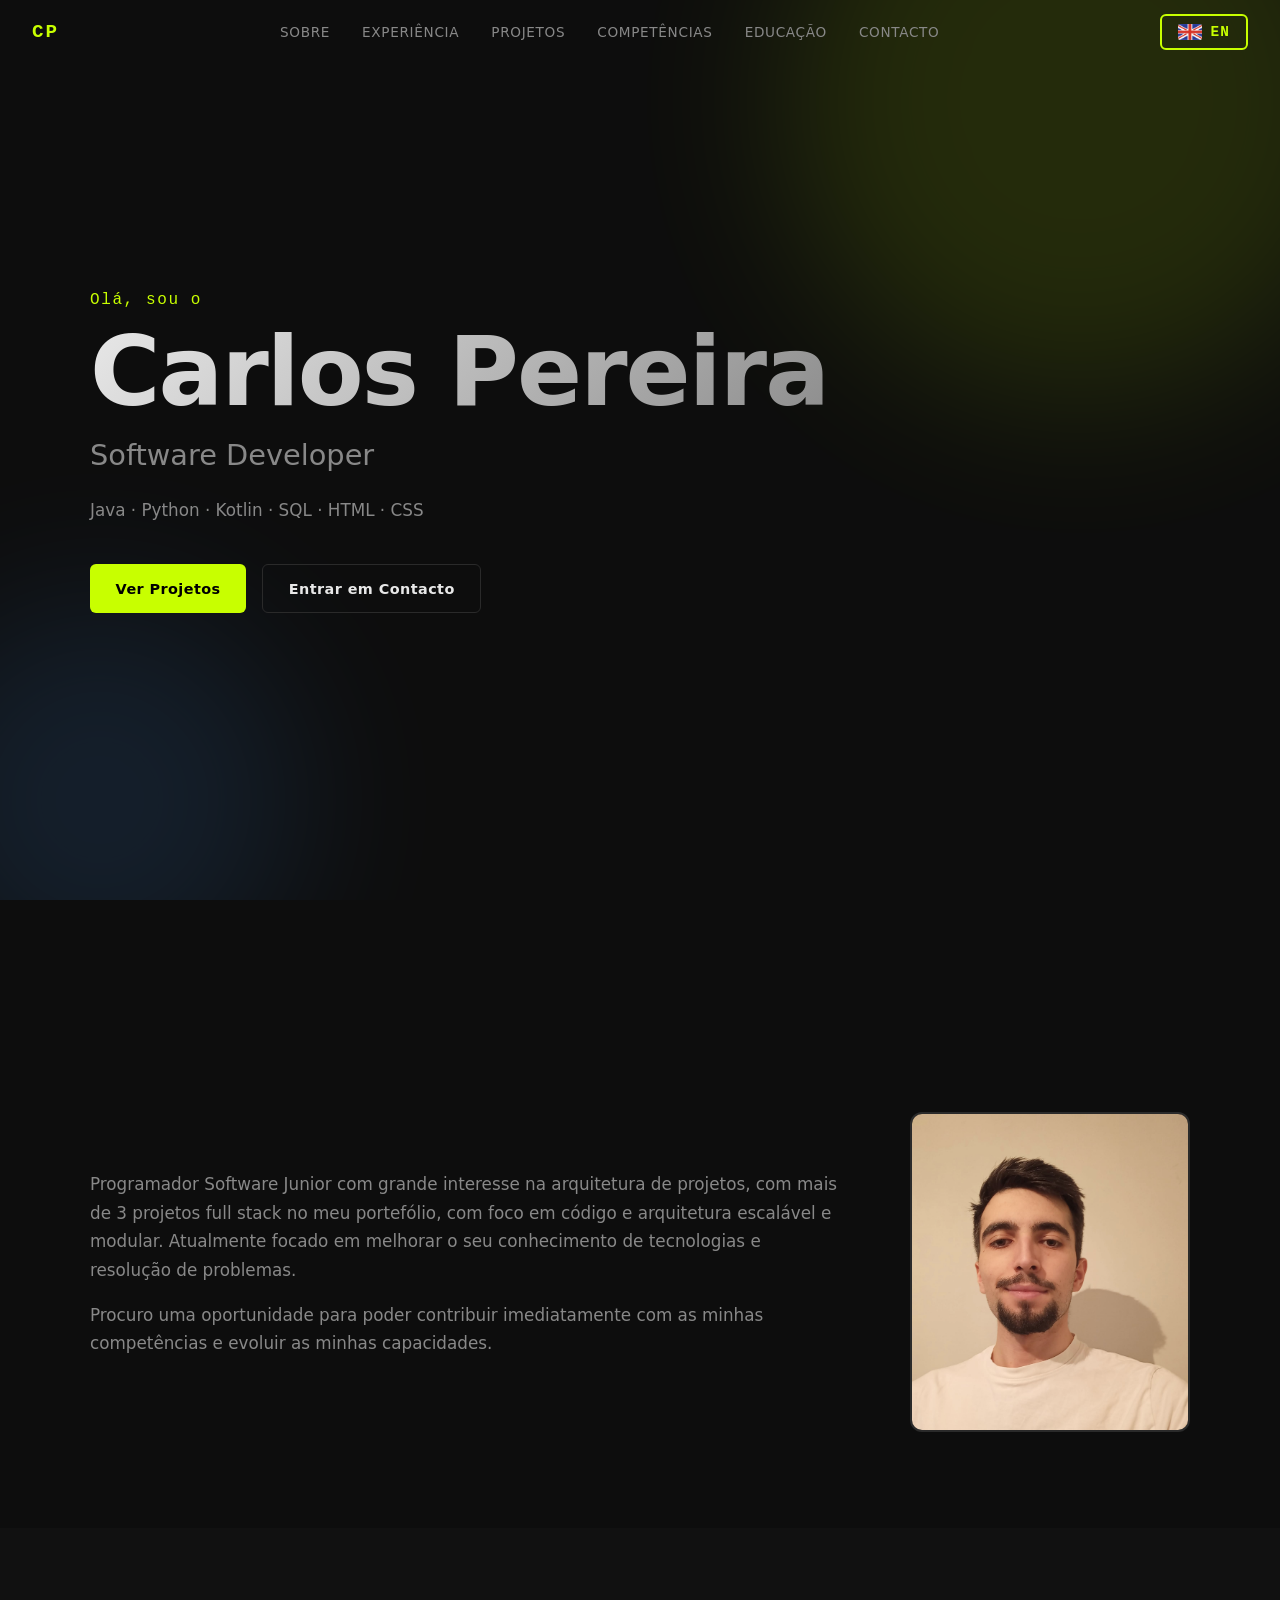
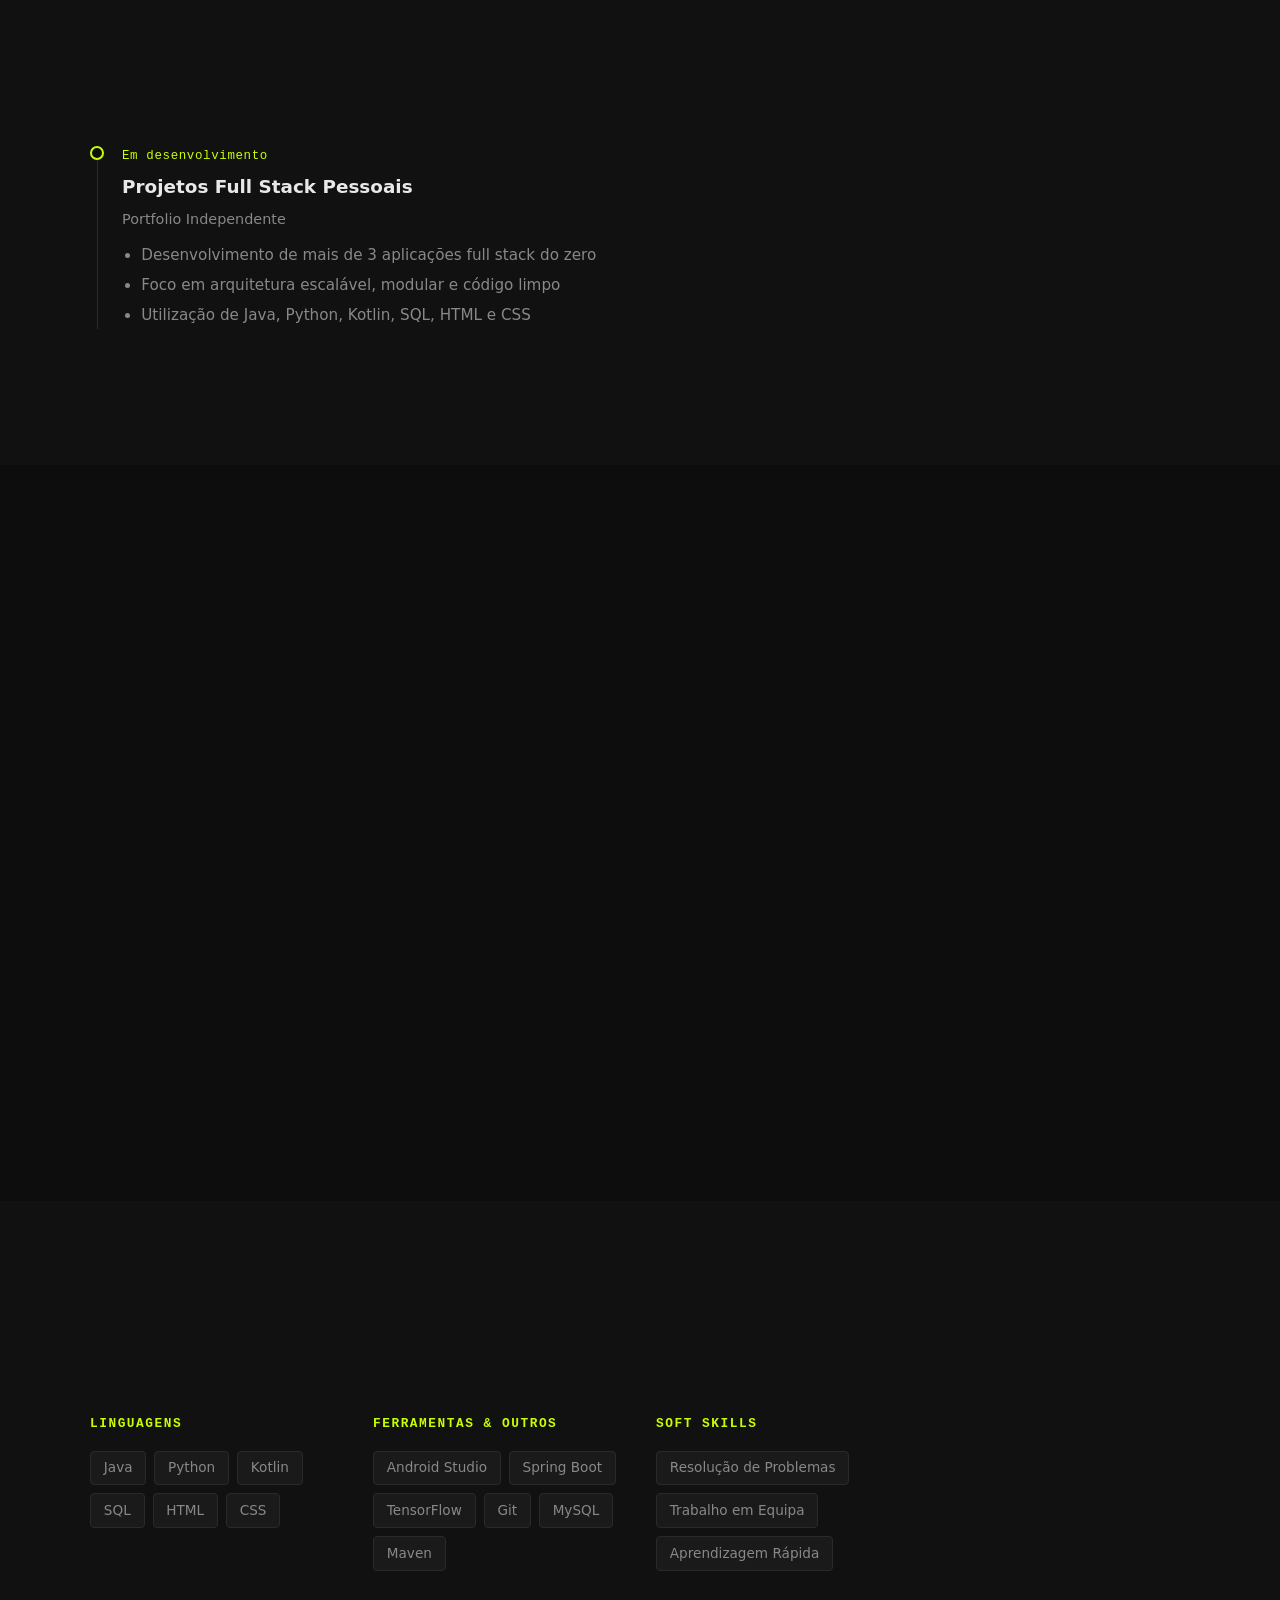
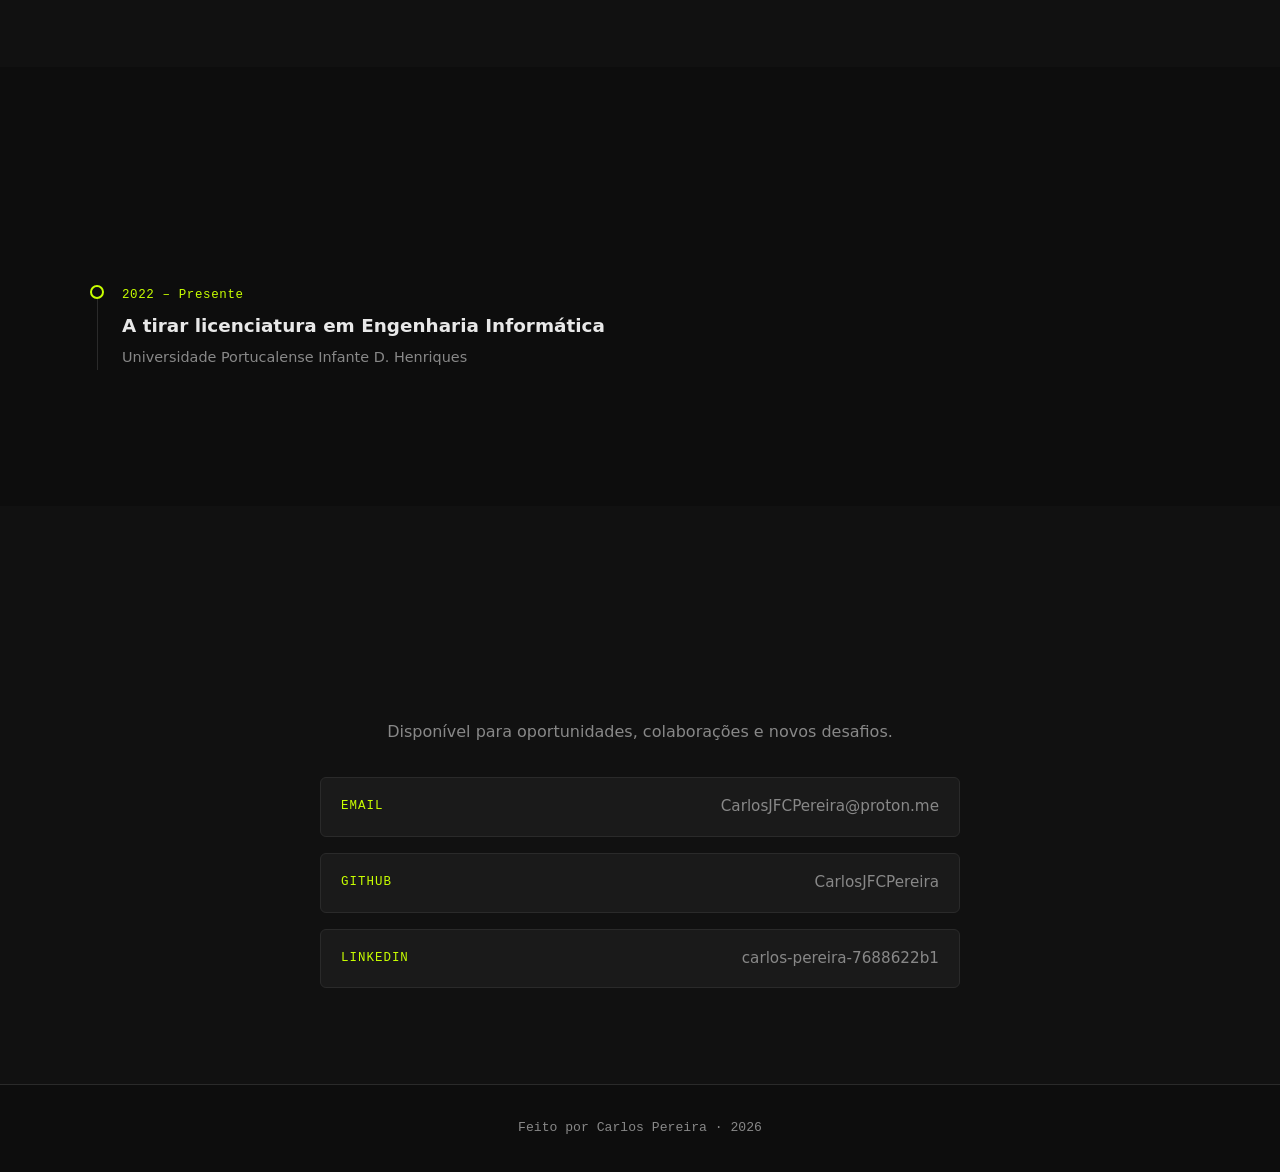
<file: index.html>
<!DOCTYPE html>
<html lang="pt">
<head>
  <meta charset="UTF-8" />
  <meta name="viewport" content="width=device-width, initial-scale=1.0" />
  <title>Carlos Pereira — Portfolio</title>
  <link rel="stylesheet" href="css/style.css" />
</head>
<body>

  <!-- NAV -->
  <nav class="nav" id="nav">
    <div class="nav__logo">CP</div>
    <ul class="nav__links">
      <li><a href="#about">Sobre</a></li>
      <li><a href="#experience">Experiência</a></li>
      <li><a href="#projects">Projetos</a></li>
      <li><a href="#skills">Competências</a></li>
      <li><a href="#education">Educação</a></li>
      <li><a href="#contact">Contacto</a></li>
    </ul>
    <button class="nav__lang" id="lang-toggle" aria-label="Switch language">
      <img class="nav__lang-flag" id="lang-flag" src="assets/BandeiraInglaterra.png" alt="EN" />
      <span id="lang-label">EN</span>
    </button>
    <button class="nav__hamburger" id="hamburger" aria-label="Toggle menu">
      <span></span><span></span><span></span>
    </button>
  </nav>

  <!-- HERO -->
  <section class="hero" id="hero">
    <div class="hero__content">
      <p class="hero__greeting reveal" data-i18n-hero="greeting">Olá, sou o</p>
      <h1 class="hero__name reveal">Carlos Pereira</h1>
      <h2 class="hero__role reveal" data-i18n-hero="role">Software Developer</h2>
      <p class="hero__tagline reveal" data-i18n-hero="tagline">Java · Python · Kotlin · SQL · HTML · CSS</p>
      <div class="hero__cta reveal">
        <a href="#projects" class="btn btn--primary" data-i18n-hero="viewWork">Ver Projetos</a>
        <a href="#contact" class="btn btn--ghost" data-i18n-hero="getInTouch">Entrar em Contacto</a>
      </div>
    </div>
    <div class="hero__bg">
      <div class="blob blob--1"></div>
      <div class="blob blob--2"></div>
    </div>
  </section>

  <!-- ABOUT -->
  <section class="section" id="about">
    <div class="container">
      <h2 class="section__title reveal" data-i18n-section="about">Sobre</h2>
      <div class="about__grid">
        <div class="about__text reveal">
          <p data-i18n-about="p1">Programador Software Junior com grande interesse na arquitetura de projetos, com mais de 3 projetos full stack no meu portefólio, com foco em código e arquitetura escalável e modular. Atualmente focado em melhorar o seu conhecimento de tecnologias e resolução de problemas.</p>
          <p data-i18n-about="p2">Procuro uma oportunidade para poder contribuir imediatamente com as minhas competências e evoluir as minhas capacidades.</p>
        </div>
        <div class="about__image reveal">
          <img src="assets/imageCV.jpg" alt="Carlos Pereira" />
        </div>
      </div>
    </div>
  </section>

  <!-- EXPERIENCE -->
  <section class="section section--alt" id="experience">
    <div class="container">
      <h2 class="section__title reveal" data-i18n-section="experience">Experiência</h2>
      <div class="timeline">

        <div class="timeline__item reveal">
          <div class="timeline__dot"></div>
          <div class="timeline__content">
            <span class="timeline__date" data-i18n-exp="proj1date">Em desenvolvimento</span>
            <h3 class="timeline__role" data-i18n-exp="proj1title">Projetos Full Stack Pessoais</h3>
            <span class="timeline__company" data-i18n-exp="proj1company">Portfolio Independente</span>
            <ul class="timeline__bullets">
              <li data-i18n-exp="proj1b1">Desenvolvimento de mais de 3 aplicações full stack do zero</li>
              <li data-i18n-exp="proj1b2">Foco em arquitetura escalável, modular e código limpo</li>
              <li data-i18n-exp="proj1b3">Utilização de Java, Python, Kotlin, SQL, HTML e CSS</li>
            </ul>
          </div>
        </div>

      </div>
    </div>
  </section>

  <!-- PROJECTS -->
  <section class="section" id="projects">
    <div class="container">
      <h2 class="section__title reveal" data-i18n-section="projects">Projetos</h2>
      <div class="projects__grid">

        <!-- GadoApp -->
        <article class="card reveal">
          <div class="card__header">
            <span class="card__icon">⬡</span>
            <div class="card__links">
              <a href="/CV/gadoapp.html">Saber Mais</a>
            </div>
          </div>
          <h3 class="card__title" data-i18n-proj="p1title">GadoApp</h3>
          <p class="card__desc" data-i18n-proj="p1desc">Sistema full-stack de gestão de explorações bovinas com arquitetura multi-cliente: desktop JavaFX, REST API Spring Boot, app Android em React Native e página web. Inclui autenticação JWT, multi-tenancy, 60+ entidades JPA e geração de relatórios PDF.</p>
          <ul class="card__tags">
            <li>Java 17</li>
            <li>Spring Boot</li>
            <li>JavaFX</li>
            <li>React Native</li>
            <li>MySQL</li>
            <li>JWT</li>
          </ul>
        </article>

        <!-- RealGames -->
        <article class="card reveal">
          <div class="card__header">
            <span class="card__icon">⬡</span>
            <div class="card__links">
              <a href="https://github.com/TiagoSantos155/Os_Verdadeiros_LAD_Project" target="_blank" rel="noopener">GitHub</a>
            </div>
          </div>
          <h3 class="card__title" data-i18n-proj="p2title">RealGames</h3>
          <p class="card__desc" data-i18n-proj="p2desc">Plataforma web de recomendação de jogos personalizada com Machine Learning (SVD, Random Forest, SVM). Inclui sistema de avaliações, biblioteca pessoal e dashboard de analytics para developers.</p>
          <ul class="card__tags">
            <li>Python</li>
            <li>Flask</li>
            <li>scikit-learn</li>
            <li>HTML/CSS</li>
            <li>JavaScript</li>
          </ul>
        </article>

        <!-- Visão por Computador -->
        <article class="card reveal">
          <div class="card__header">
            <span class="card__icon">⬡</span>
            <div class="card__links">
              <a href="https://github.com/CarlosJFCPereira/Visao-Por-Computador" target="_blank" rel="noopener">GitHub</a>
            </div>
          </div>
          <h3 class="card__title" data-i18n-proj="p3title">Parking Space CNN</h3>
          <p class="card__desc" data-i18n-proj="p3desc">Rede neuronal convolucional (CNN) que classifica lugares de estacionamento como ocupados ou livres, treinada com imagens reais em condições meteorológicas variadas (sol, nuvens, chuva).</p>
          <ul class="card__tags">
            <li>Python</li>
            <li>TensorFlow</li>
            <li>Keras</li>
            <li>scikit-learn</li>
            <li>Deep Learning</li>
          </ul>
        </article>

      </div>
    </div>
  </section>

  <!-- SKILLS -->
  <section class="section section--alt" id="skills">
    <div class="container">
      <h2 class="section__title reveal" data-i18n-section="skills">Competências</h2>
      <div class="skills__groups">

        <div class="skills__group reveal">
          <h3 class="skills__category" data-i18n-skills="lang">Linguagens</h3>
          <ul class="skills__list">
            <li class="skill-badge">Java</li>
            <li class="skill-badge">Python</li>
            <li class="skill-badge">Kotlin</li>
            <li class="skill-badge">SQL</li>
            <li class="skill-badge">HTML</li>
            <li class="skill-badge">CSS</li>
          </ul>
        </div>

        <div class="skills__group reveal">
          <h3 class="skills__category" data-i18n-skills="tools">Ferramentas &amp; Outros</h3>
          <ul class="skills__list">
            <li class="skill-badge">Android Studio</li>
            <li class="skill-badge">Spring Boot</li>
            <li class="skill-badge">TensorFlow</li>
            <li class="skill-badge">Git</li>
            <li class="skill-badge">MySQL</li>
            <li class="skill-badge">Maven</li>
          </ul>
        </div>

        <div class="skills__group reveal">
          <h3 class="skills__category" data-i18n-skills="soft">Soft Skills</h3>
          <ul class="skills__list">
            <li class="skill-badge" data-i18n-softskill="s1">Resolução de Problemas</li>
            <li class="skill-badge" data-i18n-softskill="s2">Trabalho em Equipa</li>
            <li class="skill-badge" data-i18n-softskill="s3">Aprendizagem Rápida</li>
          </ul>
        </div>

      </div>
    </div>
  </section>

  <!-- EDUCATION -->
  <section class="section" id="education">
    <div class="container">
      <h2 class="section__title reveal" data-i18n-section="education">Educação</h2>
      <div class="timeline">

        <div class="timeline__item reveal">
          <div class="timeline__dot"></div>
          <div class="timeline__content">
            <span class="timeline__date" data-i18n-edu="date">2022 – Presente</span>
            <h3 class="timeline__role" data-i18n-edu="degree">A tirar licenciatura em Engenharia Informática</h3>
            <span class="timeline__company">Universidade Portucalense Infante D. Henriques</span>
          </div>
        </div>

      </div>
    </div>
  </section>

  <!-- CONTACT -->
  <section class="section section--alt" id="contact">
    <div class="container container--narrow">
      <h2 class="section__title reveal" data-i18n-section="contact">Entrar em Contacto</h2>
      <p class="contact__sub reveal" data-i18n-contact="sub">Disponível para oportunidades, colaborações e novos desafios.</p>
      <div class="contact__links reveal">
        <a href="mailto:CarlosJFCPereira@proton.me" class="contact__item">
          <span class="contact__label">Email</span>
          <span class="contact__value">CarlosJFCPereira@proton.me</span>
        </a>
        <a href="https://github.com/CarlosJFCPereira" class="contact__item" target="_blank" rel="noopener">
          <span class="contact__label">GitHub</span>
          <span class="contact__value">CarlosJFCPereira</span>
        </a>
        <a href="https://www.linkedin.com/in/carlos-pereira-7688622b1/" class="contact__item" target="_blank" rel="noopener">
          <span class="contact__label">LinkedIn</span>
          <span class="contact__value">carlos-pereira-7688622b1</span>
        </a>
      </div>
    </div>
  </section>

  <!-- FOOTER -->
  <footer class="footer">
    <p><span data-i18n-footer>Feito por</span> Carlos Pereira · <span id="year"></span></p>
  </footer>

  <script src="js/main.js"></script>
  <script src="js/i18n.js"></script>
</body>
</html>
</file>
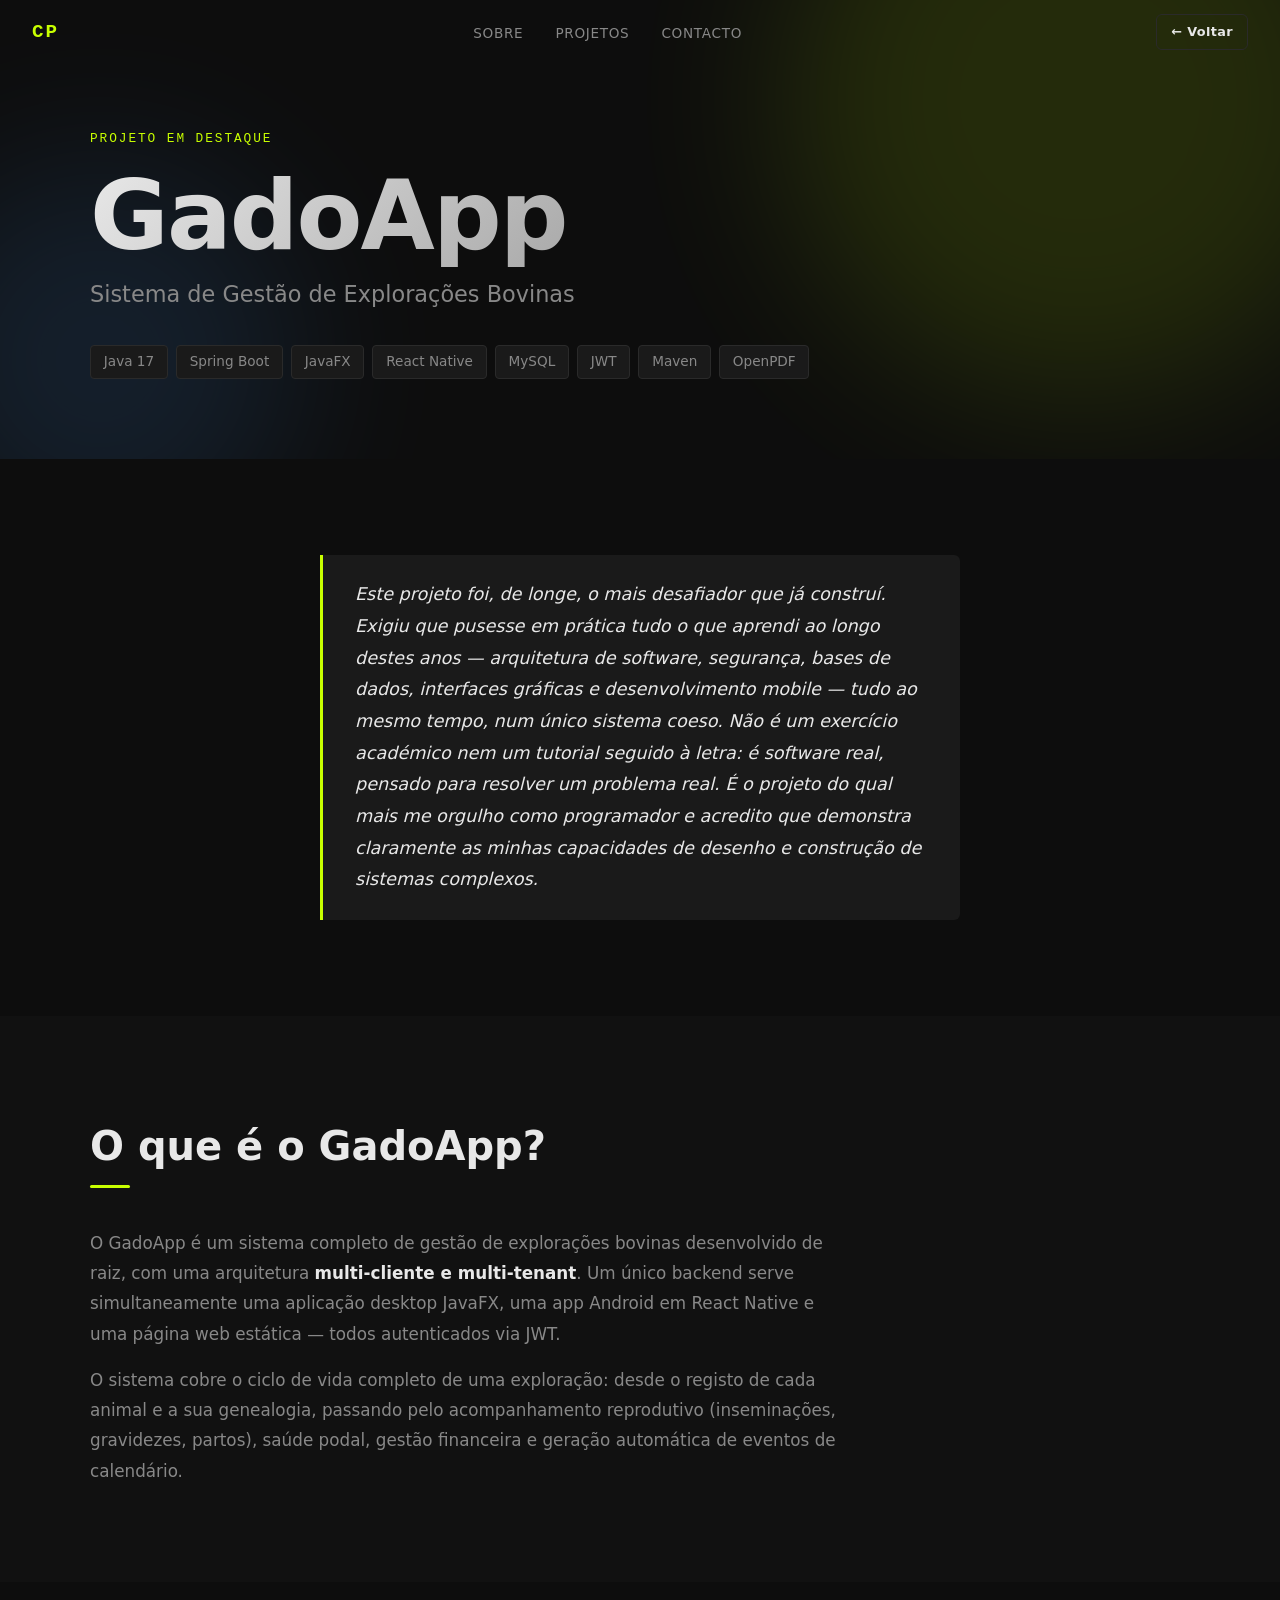
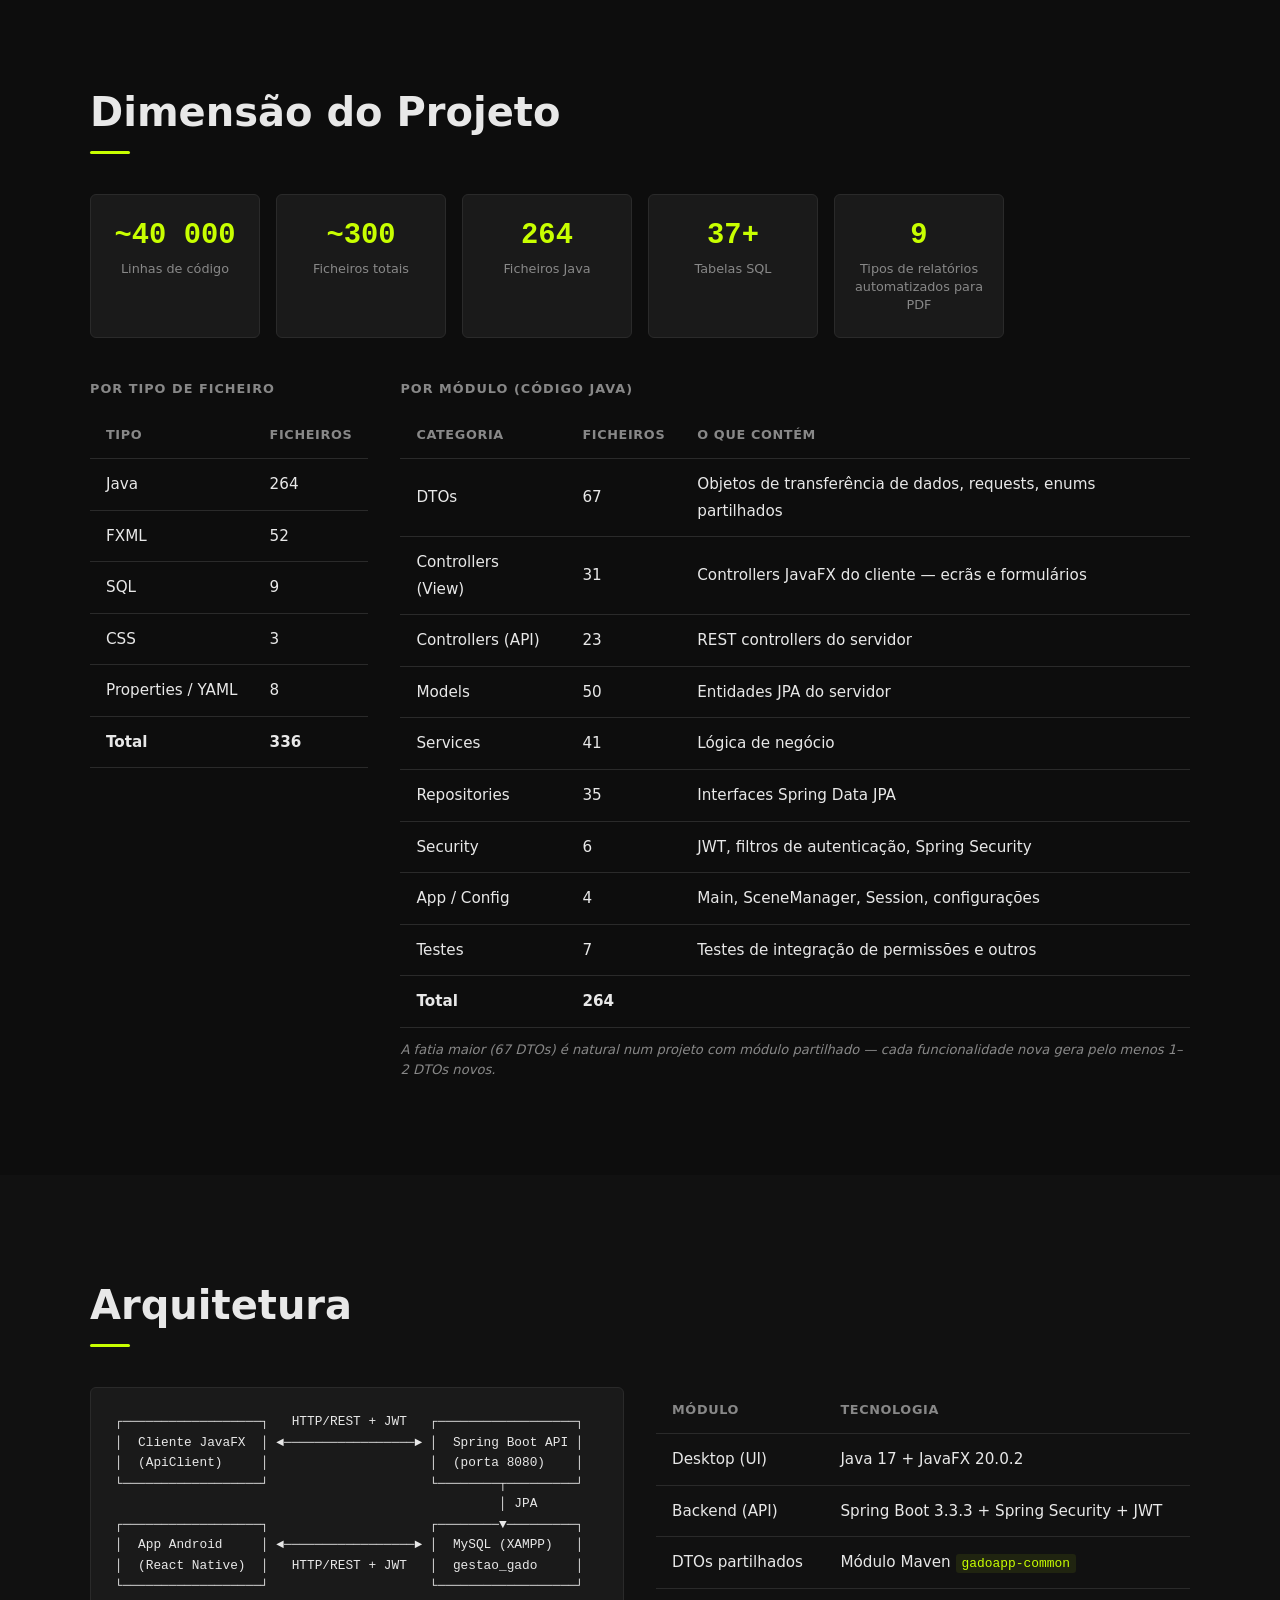
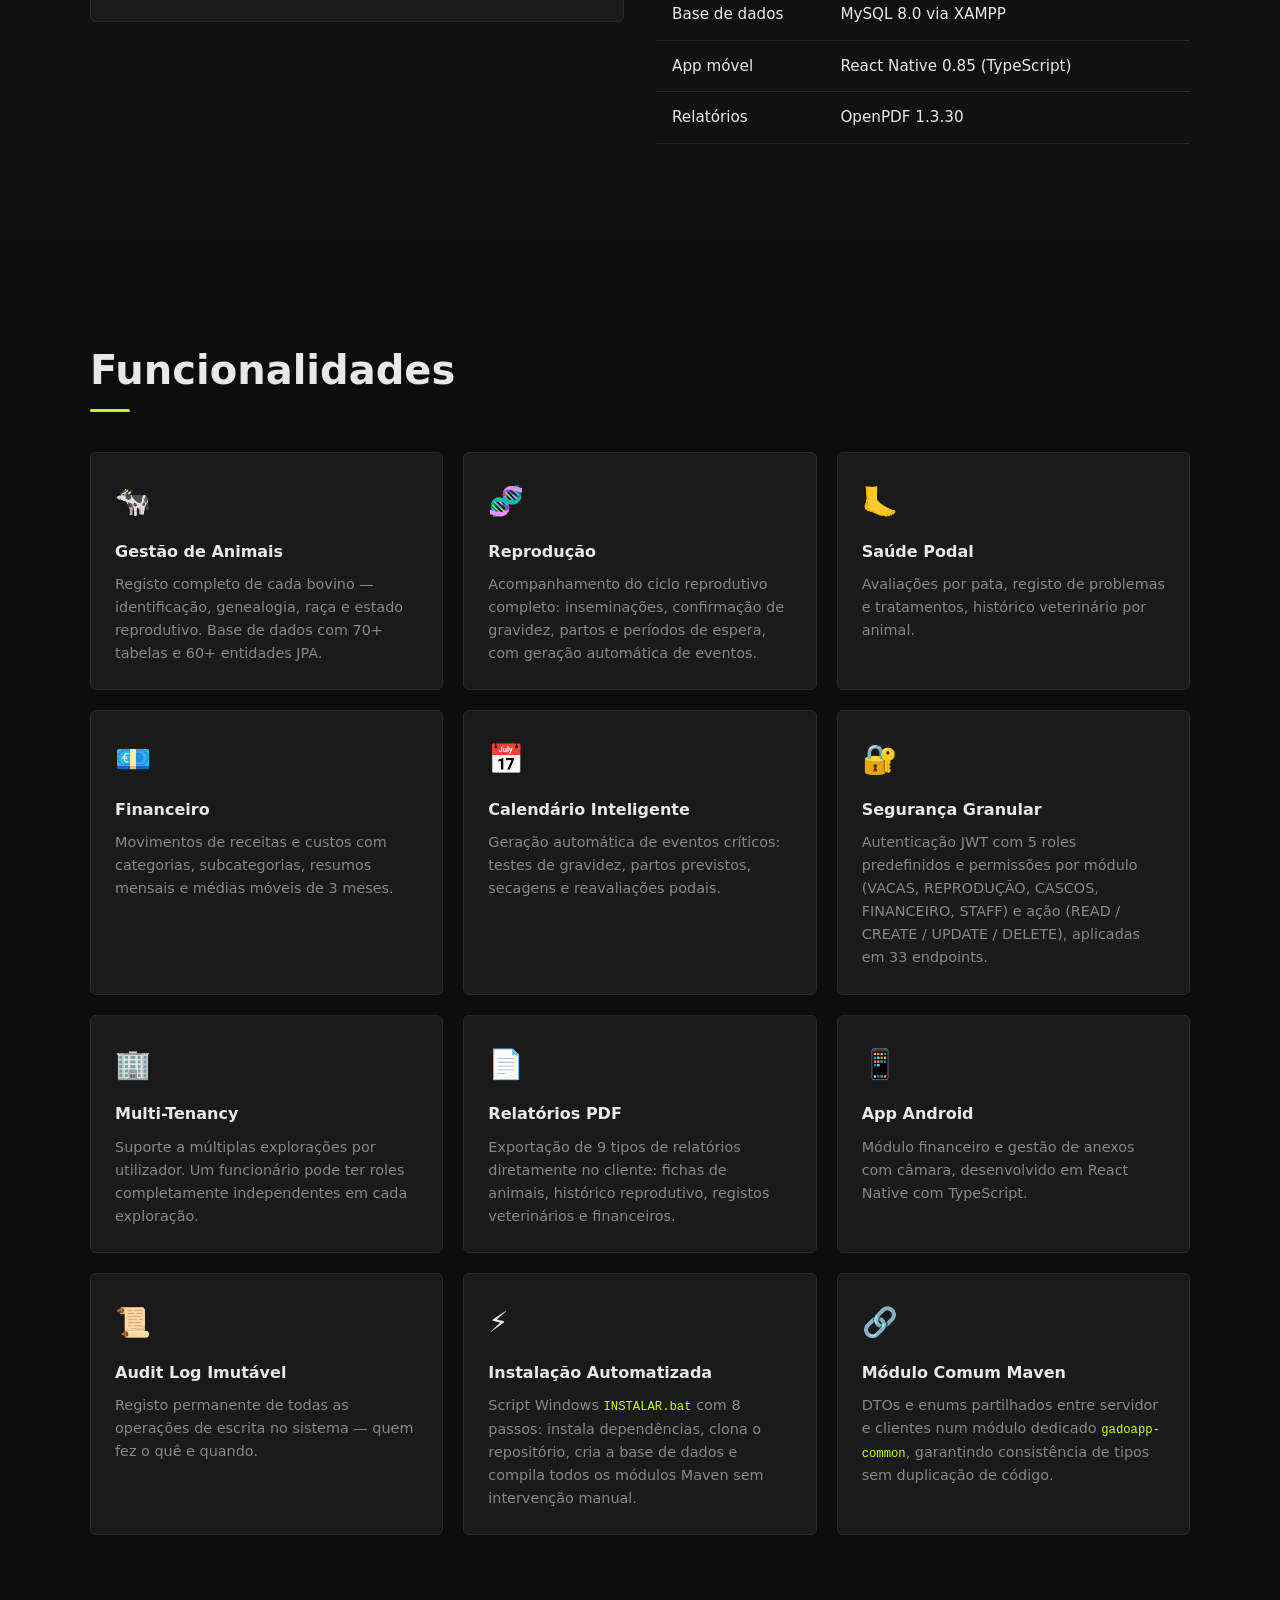
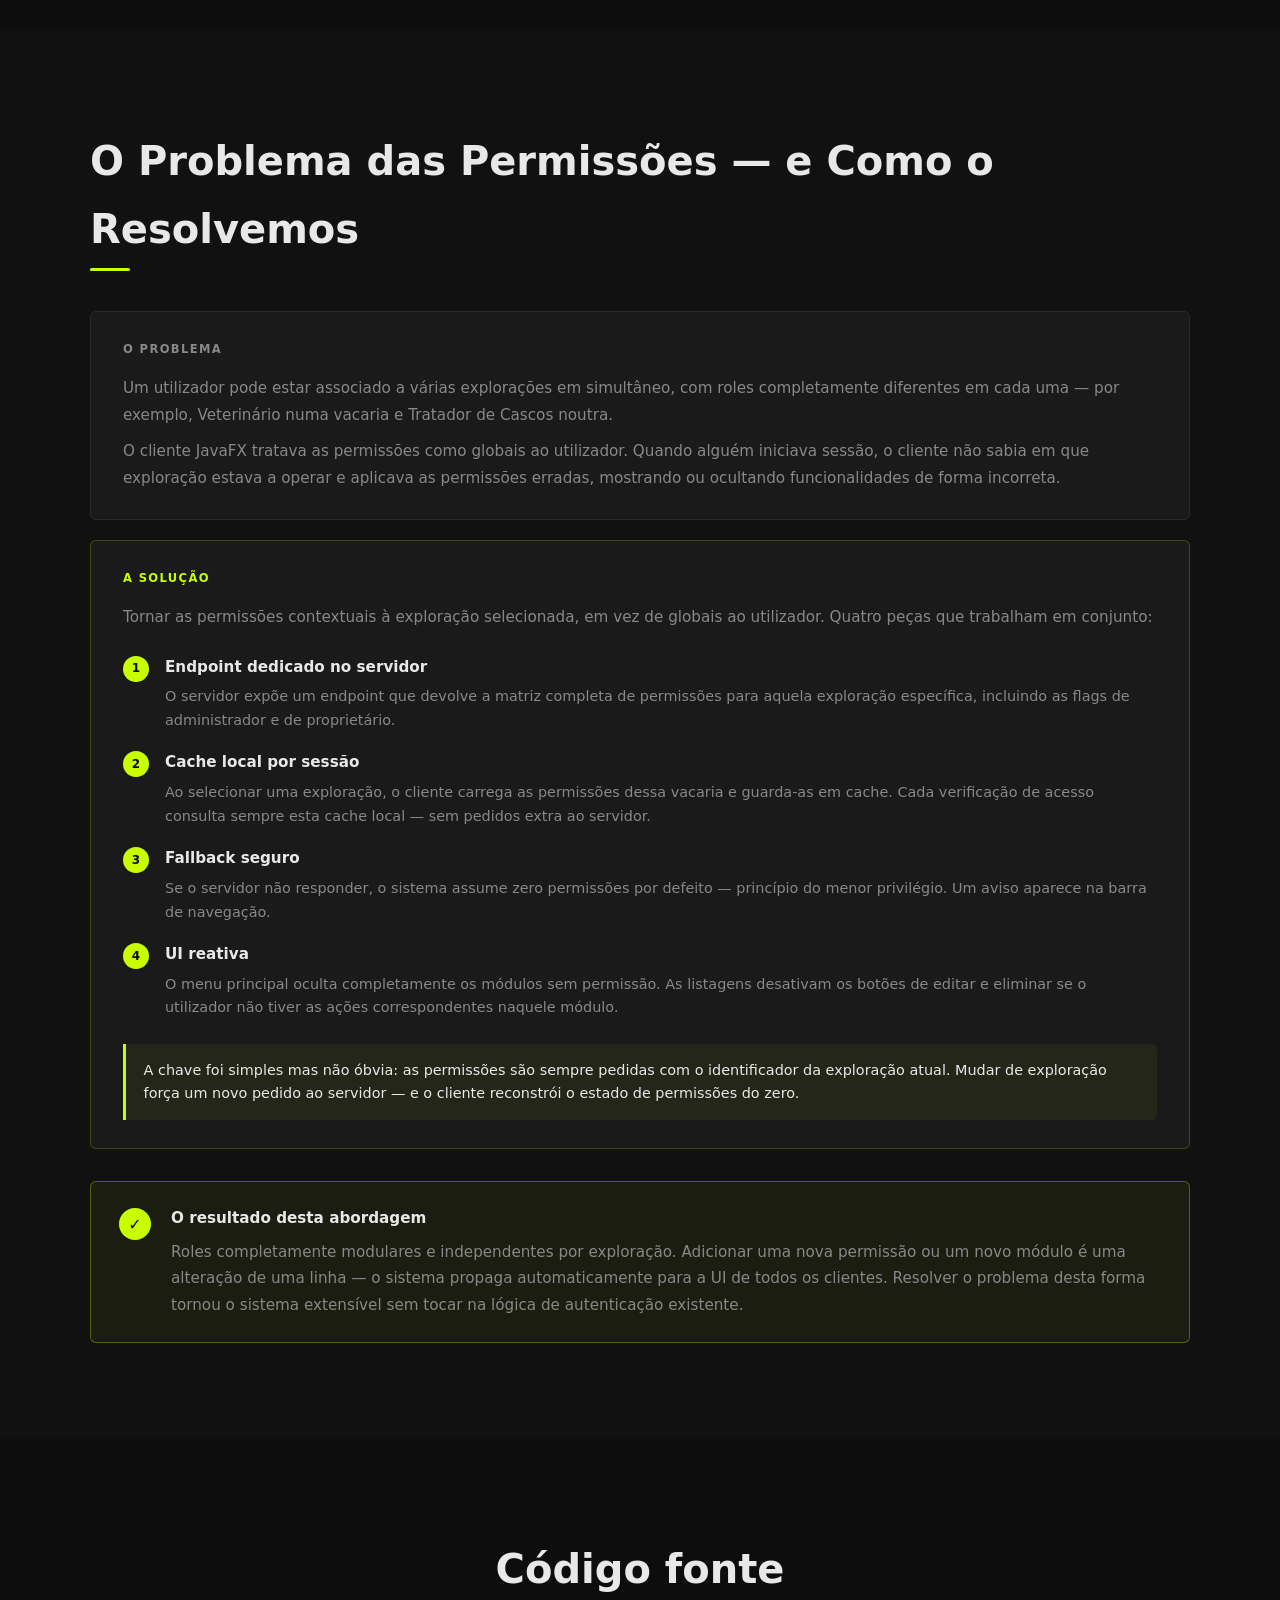
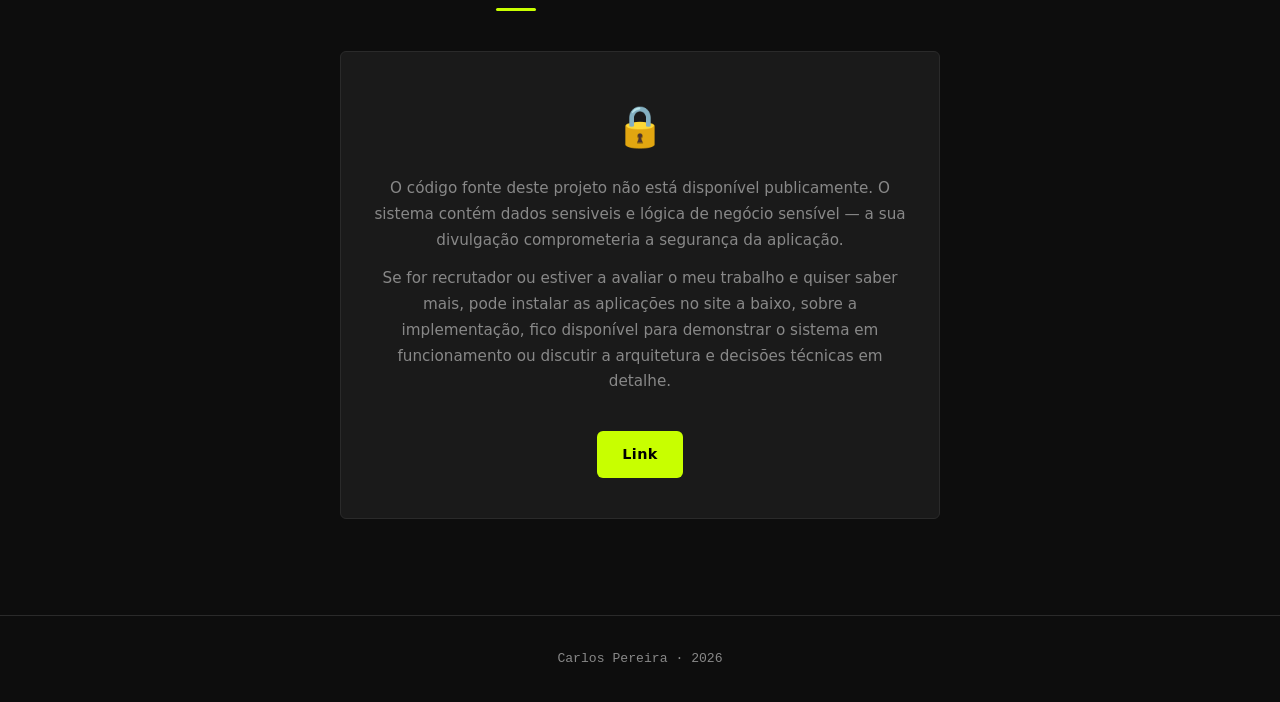
<file: gadoapp.html>
<!DOCTYPE html>
<html lang="pt">
<head>
  <meta charset="UTF-8" />
  <meta name="viewport" content="width=device-width, initial-scale=1.0" />
  <title>GadoApp — Carlos Pereira</title>
  <link rel="stylesheet" href="css/style.css" />
  <link rel="stylesheet" href="css/project.css" />
</head>
<body>

  <!-- NAV -->
  <nav class="nav" id="nav">
    <div class="nav__logo"><a href="/CV/index.html" style="color:inherit">CP</a></div>
    <ul class="nav__links">
      <li><a href="/CV/index.html#about">Sobre</a></li>
      <li><a href="/CV/index.html#projects">Projetos</a></li>
      <li><a href="/CV/index.html#contact">Contacto</a></li>
    </ul>
    <a href="/CV/index.html#projects" class="btn btn--ghost" style="font-size:0.8rem;padding:6px 14px">← Voltar</a>
  </nav>

  <!-- HERO DO PROJETO -->
  <section class="proj-hero">
    <div class="container">
      <p class="proj-hero__label">Projeto em Destaque</p>
      <h1 class="proj-hero__title">GadoApp</h1>
      <p class="proj-hero__sub">Sistema de Gestão de Explorações Bovinas</p>
      <div class="proj-hero__tags">
        <span class="skill-badge">Java 17</span>
        <span class="skill-badge">Spring Boot</span>
        <span class="skill-badge">JavaFX</span>
        <span class="skill-badge">React Native</span>
        <span class="skill-badge">MySQL</span>
        <span class="skill-badge">JWT</span>
        <span class="skill-badge">Maven</span>
        <span class="skill-badge">OpenPDF</span>
      </div>
    </div>
    <div class="hero__bg">
      <div class="blob blob--1"></div>
      <div class="blob blob--2"></div>
    </div>
  </section>

  <!-- CITAÇÃO PESSOAL -->
  <section class="section">
    <div class="container container--narrow">
      <blockquote class="proj-quote">
        <p>Este projeto foi, de longe, o mais desafiador que já construí. Exigiu que pusesse em prática tudo o que aprendi ao longo destes anos — arquitetura de software, segurança, bases de dados, interfaces gráficas e desenvolvimento mobile — tudo ao mesmo tempo, num único sistema coeso. Não é um exercício académico nem um tutorial seguido à letra: é software real, pensado para resolver um problema real. É o projeto do qual mais me orgulho como programador e acredito que demonstra claramente as minhas capacidades de desenho e construção de sistemas complexos.</p>
      </blockquote>
    </div>
  </section>

  <!-- O QUE É -->
  <section class="section section--alt">
    <div class="container">
      <h2 class="section__title">O que é o GadoApp?</h2>
      <div class="proj-overview">
        <p>O GadoApp é um sistema completo de gestão de explorações bovinas desenvolvido de raiz, com uma arquitetura <strong>multi-cliente e multi-tenant</strong>. Um único backend serve simultaneamente uma aplicação desktop JavaFX, uma app Android em React Native e uma página web estática — todos autenticados via JWT.</p>
        <p>O sistema cobre o ciclo de vida completo de uma exploração: desde o registo de cada animal e a sua genealogia, passando pelo acompanhamento reprodutivo (inseminações, gravidezes, partos), saúde podal, gestão financeira e geração automática de eventos de calendário.</p>
      </div>
    </div>
  </section>

  <!-- STATS -->
  <section class="section">
    <div class="container">
      <h2 class="section__title">Dimensão do Projeto</h2>

      <!-- Números rápidos -->
      <div class="proj-stats">
        <div class="proj-stat">
          <span class="proj-stat__value">~40 000</span>
          <span class="proj-stat__label">Linhas de código</span>
        </div>
        <div class="proj-stat">
          <span class="proj-stat__value">~300</span>
          <span class="proj-stat__label">Ficheiros totais</span>
        </div>
        <div class="proj-stat">
          <span class="proj-stat__value">264</span>
          <span class="proj-stat__label">Ficheiros Java</span>
        </div>
        <div class="proj-stat">
          <span class="proj-stat__value">37+</span>
          <span class="proj-stat__label">Tabelas SQL</span>
        </div>
        <div class="proj-stat">
          <span class="proj-stat__value">9</span>
          <span class="proj-stat__label">Tipos de relatórios automatizados para PDF</span>
        </div>
      </div>

      <!-- Tabelas detalhadas -->
      <div class="stats-tables">
        <div class="stats-table-wrap">
          <h3 class="stats-table-title">Por tipo de ficheiro</h3>
          <table class="proj-table">
            <thead><tr><th>Tipo</th><th>Ficheiros</th></tr></thead>
            <tbody>
              <tr><td>Java</td><td>264</td></tr>
              <tr><td>FXML</td><td>52</td></tr>
              <tr><td>SQL</td><td>9</td></tr>
              <tr><td>CSS</td><td>3</td></tr>
              <tr><td>Properties / YAML</td><td>8</td></tr>
              <tr class="stats-table-total"><td><strong>Total</strong></td><td><strong>336</strong></td></tr>
            </tbody>
          </table>
        </div>

        <div class="stats-table-wrap">
          <h3 class="stats-table-title">Por módulo (código Java)</h3>
          <table class="proj-table">
            <thead><tr><th>Categoria</th><th>Ficheiros</th><th>O que contém</th></tr></thead>
            <tbody>
              <tr><td>DTOs</td><td>67</td><td>Objetos de transferência de dados, requests, enums partilhados</td></tr>
              <tr><td>Controllers (View)</td><td>31</td><td>Controllers JavaFX do cliente — ecrãs e formulários</td></tr>
              <tr><td>Controllers (API)</td><td>23</td><td>REST controllers do servidor</td></tr>
              <tr><td>Models</td><td>50</td><td>Entidades JPA do servidor</td></tr>
              <tr><td>Services</td><td>41</td><td>Lógica de negócio</td></tr>
              <tr><td>Repositories</td><td>35</td><td>Interfaces Spring Data JPA</td></tr>
              <tr><td>Security</td><td>6</td><td>JWT, filtros de autenticação, Spring Security</td></tr>
              <tr><td>App / Config</td><td>4</td><td>Main, SceneManager, Session, configurações</td></tr>
              <tr><td>Testes</td><td>7</td><td>Testes de integração de permissões e outros</td></tr>
              <tr class="stats-table-total"><td><strong>Total</strong></td><td><strong>264</strong></td><td></td></tr>
            </tbody>
          </table>
          <p class="stats-note">A fatia maior (67 DTOs) é natural num projeto com módulo partilhado — cada funcionalidade nova gera pelo menos 1–2 DTOs novos.</p>
        </div>
      </div>

    </div>
  </section>

  <!-- ARQUITETURA -->
  <section class="section section--alt">
    <div class="container">
      <h2 class="section__title">Arquitetura</h2>
      <div class="proj-arch">
        <div class="proj-arch__diagram">
<pre class="proj-diagram">
┌──────────────────┐   HTTP/REST + JWT   ┌──────────────────┐
│  Cliente JavaFX  │ ◄─────────────────► │  Spring Boot API │
│  (ApiClient)     │                     │  (porta 8080)    │
└──────────────────┘                     └────────┬─────────┘
                                                  │ JPA
┌──────────────────┐                     ┌────────▼─────────┐
│  App Android     │ ◄─────────────────► │  MySQL (XAMPP)   │
│  (React Native)  │   HTTP/REST + JWT   │  gestao_gado     │
└──────────────────┘                     └──────────────────┘
</pre>
        </div>
        <div class="proj-arch__table">
          <table class="proj-table">
            <thead><tr><th>Módulo</th><th>Tecnologia</th></tr></thead>
            <tbody>
              <tr><td>Desktop (UI)</td><td>Java 17 + JavaFX 20.0.2</td></tr>
              <tr><td>Backend (API)</td><td>Spring Boot 3.3.3 + Spring Security + JWT</td></tr>
              <tr><td>DTOs partilhados</td><td>Módulo Maven <code>gadoapp-common</code></td></tr>
              <tr><td>Base de dados</td><td>MySQL 8.0 via XAMPP</td></tr>
              <tr><td>App móvel</td><td>React Native 0.85 (TypeScript)</td></tr>
              <tr><td>Relatórios</td><td>OpenPDF 1.3.30</td></tr>
            </tbody>
          </table>
        </div>
      </div>
    </div>
  </section>

  <!-- FUNCIONALIDADES -->
  <section class="section">
    <div class="container">
      <h2 class="section__title">Funcionalidades</h2>
      <div class="proj-features">

        <div class="proj-feature-card">
          <div class="proj-feature-icon">🐄</div>
          <h3>Gestão de Animais</h3>
          <p>Registo completo de cada bovino — identificação, genealogia, raça e estado reprodutivo. Base de dados com 70+ tabelas e 60+ entidades JPA.</p>
        </div>

        <div class="proj-feature-card">
          <div class="proj-feature-icon">🧬</div>
          <h3>Reprodução</h3>
          <p>Acompanhamento do ciclo reprodutivo completo: inseminações, confirmação de gravidez, partos e períodos de espera, com geração automática de eventos.</p>
        </div>

        <div class="proj-feature-card">
          <div class="proj-feature-icon">🦶</div>
          <h3>Saúde Podal</h3>
          <p>Avaliações por pata, registo de problemas e tratamentos, histórico veterinário por animal.</p>
        </div>

        <div class="proj-feature-card">
          <div class="proj-feature-icon">💶</div>
          <h3>Financeiro</h3>
          <p>Movimentos de receitas e custos com categorias, subcategorias, resumos mensais e médias móveis de 3 meses.</p>
        </div>

        <div class="proj-feature-card">
          <div class="proj-feature-icon">📅</div>
          <h3>Calendário Inteligente</h3>
          <p>Geração automática de eventos críticos: testes de gravidez, partos previstos, secagens e reavaliações podais.</p>
        </div>

        <div class="proj-feature-card">
          <div class="proj-feature-icon">🔐</div>
          <h3>Segurança Granular</h3>
          <p>Autenticação JWT com 5 roles predefinidos e permissões por módulo (VACAS, REPRODUÇÃO, CASCOS, FINANCEIRO, STAFF) e ação (READ / CREATE / UPDATE / DELETE), aplicadas em 33 endpoints.</p>
        </div>

        <div class="proj-feature-card">
          <div class="proj-feature-icon">🏢</div>
          <h3>Multi-Tenancy</h3>
          <p>Suporte a múltiplas explorações por utilizador. Um funcionário pode ter roles completamente independentes em cada exploração.</p>
        </div>

        <div class="proj-feature-card">
          <div class="proj-feature-icon">📄</div>
          <h3>Relatórios PDF</h3>
          <p>Exportação de 9 tipos de relatórios diretamente no cliente: fichas de animais, histórico reprodutivo, registos veterinários e financeiros.</p>
        </div>

        <div class="proj-feature-card">
          <div class="proj-feature-icon">📱</div>
          <h3>App Android</h3>
          <p>Módulo financeiro e gestão de anexos com câmara, desenvolvido em React Native com TypeScript.</p>
        </div>

        <div class="proj-feature-card">
          <div class="proj-feature-icon">📜</div>
          <h3>Audit Log Imutável</h3>
          <p>Registo permanente de todas as operações de escrita no sistema — quem fez o quê e quando.</p>
        </div>

        <div class="proj-feature-card">
          <div class="proj-feature-icon">⚡</div>
          <h3>Instalação Automatizada</h3>
          <p>Script Windows <code>INSTALAR.bat</code> com 8 passos: instala dependências, clona o repositório, cria a base de dados e compila todos os módulos Maven sem intervenção manual.</p>
        </div>

        <div class="proj-feature-card">
          <div class="proj-feature-icon">🔗</div>
          <h3>Módulo Comum Maven</h3>
          <p>DTOs e enums partilhados entre servidor e clientes num módulo dedicado <code>gadoapp-common</code>, garantindo consistência de tipos sem duplicação de código.</p>
        </div>

      </div>
    </div>
  </section>

  <!-- SISTEMA DE PERMISSÕES -->
  <section class="section section--alt">
    <div class="container">
      <h2 class="section__title">O Problema das Permissões — e Como o Resolvemos</h2>

      <!-- Problema -->
      <div class="perm-problem">
        <div class="perm-label perm-label--problem">O Problema</div>
        <p>Um utilizador pode estar associado a várias explorações em simultâneo, com roles completamente diferentes em cada uma — por exemplo, Veterinário numa vacaria e Tratador de Cascos noutra.</p>
        <p>O cliente JavaFX tratava as permissões como globais ao utilizador. Quando alguém iniciava sessão, o cliente não sabia em que exploração estava a operar e aplicava as permissões erradas, mostrando ou ocultando funcionalidades de forma incorreta.</p>
      </div>

      <!-- Solução — 4 passos verticais -->
      <div class="perm-solution">
        <div class="perm-label perm-label--solution">A Solução</div>
        <p class="perm-solution__intro">Tornar as permissões contextuais à exploração selecionada, em vez de globais ao utilizador. Quatro peças que trabalham em conjunto:</p>

        <div class="perm-steps">
          <div class="perm-step">
            <div class="perm-step__num">1</div>
            <div class="perm-step__body">
              <strong>Endpoint dedicado no servidor</strong>
              <p>O servidor expõe um endpoint que devolve a matriz completa de permissões para aquela exploração específica, incluindo as flags de administrador e de proprietário.</p>
            </div>
          </div>
          <div class="perm-step">
            <div class="perm-step__num">2</div>
            <div class="perm-step__body">
              <strong>Cache local por sessão</strong>
              <p>Ao selecionar uma exploração, o cliente carrega as permissões dessa vacaria e guarda-as em cache. Cada verificação de acesso consulta sempre esta cache local — sem pedidos extra ao servidor.</p>
            </div>
          </div>
          <div class="perm-step">
            <div class="perm-step__num">3</div>
            <div class="perm-step__body">
              <strong>Fallback seguro</strong>
              <p>Se o servidor não responder, o sistema assume zero permissões por defeito — princípio do menor privilégio. Um aviso aparece na barra de navegação.</p>
            </div>
          </div>
          <div class="perm-step">
            <div class="perm-step__num">4</div>
            <div class="perm-step__body">
              <strong>UI reativa</strong>
              <p>O menu principal oculta completamente os módulos sem permissão. As listagens desativam os botões de editar e eliminar se o utilizador não tiver as ações correspondentes naquele módulo.</p>
            </div>
          </div>
        </div>

        <div class="perm-key">
          A chave foi simples mas não óbvia: as permissões são sempre pedidas com o identificador da exploração atual. Mudar de exploração força um novo pedido ao servidor — e o cliente reconstrói o estado de permissões do zero.
        </div>
      </div>

      <!-- Resultado -->
      <div class="perm-result">
        <div class="perm-result__icon">✓</div>
        <div class="perm-result__body">
          <strong>O resultado desta abordagem</strong>
          <p>Roles completamente modulares e independentes por exploração. Adicionar uma nova permissão ou um novo módulo é uma alteração de uma linha — o sistema propaga automaticamente para a UI de todos os clientes. Resolver o problema desta forma tornou o sistema extensível sem tocar na lógica de autenticação existente.</p>
        </div>
      </div>

    </div>
  </section>

  <!-- CÓDIGO PRIVADO -->
  <section class="section">
    <div class="container container--narrow" style="text-align:center">
      <h2 class="section__title">Código fonte</h2>
      <div class="proj-private">
        <div class="proj-private__icon">🔒</div>
        <p>O código fonte deste projeto não está disponível publicamente. O sistema contém dados sensiveis e lógica de negócio sensível — a sua divulgação comprometeria a segurança da aplicação.</p>
        <p>Se for recrutador ou estiver a avaliar o meu trabalho e quiser saber mais, pode instalar as aplicações no site a baixo, sobre a implementação, fico disponível para demonstrar o sistema em funcionamento ou discutir a arquitetura e decisões técnicas em detalhe.</p>
        <a href="https://carlosjfcpereira.github.io/adifal-website/" class="btn btn--primary" style="margin-top:1.5rem">Link</a>
      </div>
    </div>
  </section>

  <!-- FOOTER -->
  <footer class="footer">
    <p>Carlos Pereira · <span id="year"></span></p>
  </footer>

  <script>document.getElementById('year').textContent = new Date().getFullYear();</script>
  <script>
    const nav = document.getElementById('nav');
    window.addEventListener('scroll', () => nav.classList.toggle('scrolled', window.scrollY > 20));
  </script>
</body>
</html>
</file>
<file: css/style.css>
/* =============================================
   TOKENS
   ============================================= */
:root {
  --bg:        #0d0d0d;
  --bg-alt:    #111111;
  --surface:   #1a1a1a;
  --border:    #2a2a2a;
  --accent:    #c8ff00;       /* neon lime — change freely */
  --accent-2:  #4a9eff;       /* secondary accent */
  --text:      #e8e8e8;
  --text-muted:#888888;
  --font-sans: 'Segoe UI', system-ui, sans-serif;
  --font-mono: 'Consolas', 'Courier New', monospace;
  --radius:    6px;
  --max-w:     1100px;
  --nav-h:     64px;
  --transition: 0.3s ease;
}

/* =============================================
   RESET & BASE
   ============================================= */
*, *::before, *::after { box-sizing: border-box; margin: 0; padding: 0; }

html {
  scroll-behavior: smooth;
  font-size: 16px;
}

body {
  background: var(--bg);
  color: var(--text);
  font-family: var(--font-sans);
  line-height: 1.7;
  overflow-x: hidden;
}

a { color: inherit; text-decoration: none; }
ul { list-style: none; }
img { display: block; max-width: 100%; }

/* =============================================
   SCROLLBAR
   ============================================= */
::-webkit-scrollbar { width: 6px; }
::-webkit-scrollbar-track { background: var(--bg); }
::-webkit-scrollbar-thumb { background: var(--border); border-radius: 3px; }
::-webkit-scrollbar-thumb:hover { background: var(--accent); }

/* =============================================
   NAV
   ============================================= */
.nav {
  position: fixed;
  top: 0; left: 0; right: 0;
  height: var(--nav-h);
  display: flex;
  align-items: center;
  justify-content: space-between;
  padding: 0 2rem;
  z-index: 100;
  background: transparent;
  transition: background var(--transition), border-bottom var(--transition);
}

.nav.scrolled {
  background: rgba(13,13,13,0.92);
  border-bottom: 1px solid var(--border);
  backdrop-filter: blur(10px);
}

.nav__logo {
  font-family: var(--font-mono);
  font-size: 1.2rem;
  font-weight: 700;
  color: var(--accent);
  letter-spacing: 2px;
}

.nav__links {
  display: flex;
  gap: 2rem;
}

.nav__links a {
  font-size: 0.85rem;
  letter-spacing: 0.05em;
  color: var(--text-muted);
  transition: color var(--transition);
  text-transform: uppercase;
}

.nav__links a:hover { color: var(--accent); }

.nav__lang {
  display: flex;
  align-items: center;
  gap: 8px;
  font-family: var(--font-mono);
  font-size: 0.9rem;
  font-weight: 700;
  letter-spacing: 0.08em;
  color: var(--accent);
  background: transparent;
  border: 2px solid var(--accent);
  border-radius: var(--radius);
  padding: 8px 16px;
  cursor: pointer;
  transition: background var(--transition), color var(--transition);
  flex-shrink: 0;
}

.nav__lang:hover {
  background: var(--accent);
  color: var(--bg);
}

.nav__lang-flag {
  width: 24px;
  height: 16px;
  object-fit: cover;
  border-radius: 2px;
  display: block;
}

.nav__hamburger {
  display: none;
  flex-direction: column;
  gap: 5px;
  background: none;
  border: none;
  cursor: pointer;
  padding: 4px;
}

.nav__hamburger span {
  display: block;
  width: 24px;
  height: 2px;
  background: var(--text);
  transition: var(--transition);
}

/* =============================================
   HERO
   ============================================= */
.hero {
  position: relative;
  min-height: 100vh;
  display: flex;
  align-items: center;
  padding: var(--nav-h) 2rem 4rem;
  overflow: hidden;
}

.hero__content {
  position: relative;
  z-index: 1;
  max-width: var(--max-w);
  margin: 0 auto;
  width: 100%;
}

.hero__greeting {
  font-family: var(--font-mono);
  color: var(--accent);
  font-size: 1rem;
  letter-spacing: 0.1em;
  margin-bottom: 0.5rem;
}

.hero__name {
  font-size: clamp(3rem, 8vw, 6rem);
  font-weight: 800;
  line-height: 1.05;
  letter-spacing: -0.02em;
  margin-bottom: 0.5rem;
  background: linear-gradient(135deg, var(--text) 0%, #666 100%);
  -webkit-background-clip: text;
  -webkit-text-fill-color: transparent;
  background-clip: text;
}

.hero__role {
  font-size: clamp(1.2rem, 3vw, 1.8rem);
  font-weight: 400;
  color: var(--text-muted);
  margin-bottom: 1rem;
  min-height: 1.5em;
}

.hero__tagline {
  max-width: 540px;
  color: var(--text-muted);
  font-size: 1.05rem;
  margin-bottom: 2.5rem;
  min-height: 1.5em;
}

.hero__cta {
  display: flex;
  gap: 1rem;
  flex-wrap: wrap;
}

/* blobs */
.hero__bg {
  position: absolute;
  inset: 0;
  pointer-events: none;
}

.blob {
  position: absolute;
  border-radius: 50%;
  filter: blur(80px);
  opacity: 0.12;
}

.blob--1 {
  width: 600px;
  height: 600px;
  background: var(--accent);
  top: -200px;
  right: -100px;
  animation: blob-drift 12s ease-in-out infinite alternate;
}

.blob--2 {
  width: 400px;
  height: 400px;
  background: var(--accent-2);
  bottom: -100px;
  left: -100px;
  animation: blob-drift 16s ease-in-out infinite alternate-reverse;
}

@keyframes blob-drift {
  from { transform: translate(0, 0) scale(1); }
  to   { transform: translate(40px, 30px) scale(1.08); }
}

/* =============================================
   BUTTONS
   ============================================= */
.btn {
  display: inline-flex;
  align-items: center;
  padding: 0.7rem 1.6rem;
  border-radius: var(--radius);
  font-size: 0.9rem;
  font-weight: 600;
  letter-spacing: 0.03em;
  transition: transform var(--transition), box-shadow var(--transition), background var(--transition);
  cursor: pointer;
}

.btn--primary {
  background: var(--accent);
  color: #000;
}

.btn--primary:hover {
  transform: translateY(-2px);
  box-shadow: 0 8px 24px rgba(200,255,0,0.25);
}

.btn--ghost {
  border: 1px solid var(--border);
  color: var(--text);
}

.btn--ghost:hover {
  border-color: var(--accent);
  color: var(--accent);
  transform: translateY(-2px);
}

/* =============================================
   SECTIONS
   ============================================= */
.section {
  padding: 6rem 2rem;
}

.section--alt {
  background: var(--bg-alt);
}

.container {
  max-width: var(--max-w);
  margin: 0 auto;
  width: 100%;
}

.container--narrow {
  max-width: 640px;
  margin: 0 auto;
}

.section__title {
  font-size: clamp(1.8rem, 4vw, 2.5rem);
  font-weight: 800;
  margin-bottom: 3rem;
  position: relative;
  display: inline-block;
}

.section__title::after {
  content: '';
  position: absolute;
  bottom: -8px;
  left: 0;
  width: 40px;
  height: 3px;
  background: var(--accent);
  border-radius: 2px;
  transition: width 0.4s ease;
}

.section__title.in-view::after {
  width: 100%;
}

/* =============================================
   ABOUT
   ============================================= */
.about__grid {
  display: grid;
  grid-template-columns: 1fr 280px;
  gap: 4rem;
  align-items: center;
}

.about__text p {
  color: var(--text-muted);
  margin-bottom: 1rem;
  font-size: 1.05rem;
}

.about__image img {
  width: 280px;
  height: 320px;
  object-fit: cover;
  object-position: center top;
  border-radius: 12px;
  border: 2px solid var(--border);
  filter: grayscale(10%);
  display: block;
  transition: filter var(--transition);
}

.about__image img:hover {
  filter: grayscale(0%);
}

.about__placeholder {
  width: 280px;
  height: 320px;
  background: var(--surface);
  border: 1px dashed var(--border);
  border-radius: 8px;
  display: flex;
  align-items: center;
  justify-content: center;
  color: var(--text-muted);
  font-size: 0.9rem;
}

/* =============================================
   TIMELINE (Experience / Education)
   ============================================= */
.timeline {
  position: relative;
  padding-left: 2rem;
}

.timeline::before {
  content: '';
  position: absolute;
  left: 7px;
  top: 8px;
  bottom: 0;
  width: 1px;
  background: var(--border);
}

.timeline__item {
  position: relative;
  margin-bottom: 2.5rem;
}

.timeline__dot {
  position: absolute;
  left: -2rem;
  top: 6px;
  width: 14px;
  height: 14px;
  border-radius: 50%;
  background: var(--bg);
  border: 2px solid var(--accent);
  transition: background var(--transition);
}

.timeline__item:hover .timeline__dot {
  background: var(--accent);
}

.timeline__date {
  font-family: var(--font-mono);
  font-size: 0.78rem;
  color: var(--accent);
  letter-spacing: 0.05em;
}

.timeline__role {
  font-size: 1.15rem;
  font-weight: 700;
  margin: 0.25rem 0;
}

.timeline__company {
  font-size: 0.9rem;
  color: var(--text-muted);
  display: block;
  margin-bottom: 0.75rem;
}

.timeline__bullets {
  list-style: disc;
  padding-left: 1.2rem;
  color: var(--text-muted);
  font-size: 0.95rem;
  display: flex;
  flex-direction: column;
  gap: 0.25rem;
}

/* =============================================
   PROJECT CARDS
   ============================================= */
.projects__grid {
  display: grid;
  grid-template-columns: repeat(auto-fill, minmax(300px, 1fr));
  gap: 1.5rem;
}

.card {
  background: var(--surface);
  border: 1px solid var(--border);
  border-radius: 10px;
  padding: 1.75rem;
  transition: transform var(--transition), border-color var(--transition), box-shadow var(--transition);
  display: flex;
  flex-direction: column;
  gap: 0.75rem;
}

.card:hover {
  transform: translateY(-4px);
  border-color: var(--accent);
  box-shadow: 0 12px 32px rgba(0,0,0,0.4);
}

.card__header {
  display: flex;
  align-items: center;
  justify-content: space-between;
}

.card__icon {
  font-size: 1.6rem;
  color: var(--accent);
}

.card__links {
  display: flex;
  gap: 0.75rem;
}

.card__links a {
  font-size: 0.8rem;
  color: var(--text-muted);
  border: 1px solid var(--border);
  padding: 0.2rem 0.6rem;
  border-radius: 4px;
  transition: color var(--transition), border-color var(--transition);
}

.card__links a:hover {
  color: var(--accent);
  border-color: var(--accent);
}

.card__title {
  font-size: 1.1rem;
  font-weight: 700;
}

.card__desc {
  font-size: 0.92rem;
  color: var(--text-muted);
  flex: 1;
}

.card__tags {
  display: flex;
  flex-wrap: wrap;
  gap: 0.4rem;
  margin-top: auto;
}

.card__tags li {
  font-family: var(--font-mono);
  font-size: 0.75rem;
  color: var(--accent);
  background: rgba(200,255,0,0.06);
  border: 1px solid rgba(200,255,0,0.15);
  padding: 0.15rem 0.55rem;
  border-radius: 4px;
}

/* =============================================
   SKILLS
   ============================================= */
.skills__groups {
  display: grid;
  grid-template-columns: repeat(auto-fill, minmax(220px, 1fr));
  gap: 2rem;
}

.skills__category {
  font-size: 0.8rem;
  text-transform: uppercase;
  letter-spacing: 0.12em;
  color: var(--accent);
  margin-bottom: 1rem;
  font-family: var(--font-mono);
}

.skills__list {
  display: flex;
  flex-wrap: wrap;
  gap: 0.5rem;
}

.skill-badge {
  font-size: 0.85rem;
  padding: 0.3rem 0.8rem;
  border-radius: 4px;
  background: var(--surface);
  border: 1px solid var(--border);
  color: var(--text-muted);
  transition: color var(--transition), border-color var(--transition), background var(--transition);
}

.skill-badge:hover {
  color: var(--text);
  border-color: var(--text-muted);
}

/* =============================================
   CONTACT
   ============================================= */
.contact__sub {
  color: var(--text-muted);
  margin-bottom: 2rem;
  text-align: center;
}

.contact__links {
  display: flex;
  flex-direction: column;
  gap: 1rem;
}

.contact__item {
  display: flex;
  justify-content: space-between;
  align-items: center;
  padding: 1rem 1.25rem;
  background: var(--surface);
  border: 1px solid var(--border);
  border-radius: var(--radius);
  transition: border-color var(--transition), transform var(--transition);
}

.contact__item:hover {
  border-color: var(--accent);
  transform: translateX(4px);
}

.contact__label {
  font-family: var(--font-mono);
  font-size: 0.78rem;
  color: var(--accent);
  text-transform: uppercase;
  letter-spacing: 0.08em;
}

.contact__value {
  font-size: 0.95rem;
  color: var(--text-muted);
}

/* =============================================
   FOOTER
   ============================================= */
.footer {
  padding: 2rem;
  text-align: center;
  font-size: 0.82rem;
  color: var(--text-muted);
  border-top: 1px solid var(--border);
  font-family: var(--font-mono);
}

/* =============================================
   SCROLL REVEAL ANIMATION
   ============================================= */
.reveal {
  opacity: 0;
  transform: translateY(24px);
  transition: opacity 0.6s ease, transform 0.6s ease;
}

.reveal.in-view {
  opacity: 1;
  transform: translateY(0);
}

/* stagger children inside a parent */
.reveal:nth-child(2) { transition-delay: 0.1s; }
.reveal:nth-child(3) { transition-delay: 0.2s; }
.reveal:nth-child(4) { transition-delay: 0.3s; }
.reveal:nth-child(5) { transition-delay: 0.4s; }

/* =============================================
   RESPONSIVE
   ============================================= */
@media (max-width: 768px) {
  .nav__links {
    display: none;
    position: absolute;
    top: var(--nav-h);
    left: 0; right: 0;
    background: rgba(13,13,13,0.97);
    flex-direction: column;
    padding: 1.5rem 2rem;
    gap: 1.25rem;
    border-bottom: 1px solid var(--border);
  }

  .nav__links.open { display: flex; }
  .nav__hamburger { display: flex; }

  .about__grid { grid-template-columns: 1fr; }
  .about__image { display: flex; justify-content: center; }
  .about__image img { width: 200px; height: 240px; }

  .hero__name { font-size: clamp(2.5rem, 12vw, 4rem); }
}
</file>
<file: css/project.css>
/* =============================================
   PROJECT DETAIL PAGE
   ============================================= */

/* Base font size bump for this page */
body {
  font-size: 17px;
}

.proj-overview p,
.perm-problem p,
.perm-solution__intro,
.perm-step__body p,
.perm-key,
.proj-private p {
  font-size: 1rem;
  line-height: 1.8;
}

.proj-feature-card p,
.proj-table td,
.stats-note,
.perm-result p {
  font-size: 0.95rem;
  line-height: 1.75;
}

/* Hero */
.proj-hero {
  position: relative;
  padding: calc(var(--nav-h) + 4rem) 2rem 5rem;
  overflow: hidden;
}

.proj-hero .container {
  position: relative;
  z-index: 1;
}

.proj-hero__label {
  font-family: var(--font-mono);
  font-size: 0.8rem;
  letter-spacing: 0.15em;
  color: var(--accent);
  text-transform: uppercase;
  margin-bottom: 1rem;
}

.proj-hero__title {
  font-size: clamp(3rem, 8vw, 6rem);
  font-weight: 800;
  line-height: 1.05;
  letter-spacing: -0.02em;
  background: linear-gradient(135deg, var(--text) 0%, #666 100%);
  -webkit-background-clip: text;
  -webkit-text-fill-color: transparent;
  background-clip: text;
  margin-bottom: 0.5rem;
}

.proj-hero__sub {
  font-size: clamp(1rem, 2.5vw, 1.4rem);
  color: var(--text-muted);
  margin-bottom: 2rem;
}

.proj-hero__tags {
  display: flex;
  flex-wrap: wrap;
  gap: 0.5rem;
}

/* Quote */
.proj-quote {
  border-left: 3px solid var(--accent);
  padding: 1.5rem 2rem;
  background: var(--surface);
  border-radius: 0 var(--radius) var(--radius) 0;
  margin: 0;
}

.proj-quote p {
  font-size: 1.1rem;
  line-height: 1.8;
  color: var(--text);
  font-style: italic;
}

/* Overview */
.proj-overview {
  display: flex;
  flex-direction: column;
  gap: 1rem;
  max-width: 760px;
}

.proj-overview p {
  color: var(--text-muted);
  font-size: 1.05rem;
  line-height: 1.8;
}

.proj-overview strong {
  color: var(--text);
}

/* Architecture */
.proj-arch {
  display: grid;
  grid-template-columns: 1fr 1fr;
  gap: 2rem;
  align-items: start;
}

.proj-diagram {
  font-family: var(--font-mono);
  font-size: 0.8rem;
  background: var(--surface);
  border: 1px solid var(--border);
  border-radius: var(--radius);
  padding: 1.5rem;
  overflow-x: auto;
  color: var(--text);
  line-height: 1.6;
  white-space: pre;
}

/* Table */
.proj-table {
  width: 100%;
  border-collapse: collapse;
  font-size: 0.9rem;
}

.proj-table th,
.proj-table td {
  text-align: left;
  padding: 0.75rem 1rem;
  border-bottom: 1px solid var(--border);
}

.proj-table th {
  color: var(--text-muted);
  font-weight: 600;
  font-size: 0.8rem;
  text-transform: uppercase;
  letter-spacing: 0.05em;
}

.proj-table td {
  color: var(--text);
}

.proj-table td code {
  font-family: var(--font-mono);
  font-size: 0.85em;
  color: var(--accent);
  background: rgba(200,255,0,0.08);
  padding: 2px 6px;
  border-radius: 3px;
}

.proj-table--wide {
  max-width: 640px;
}

/* Features grid */
.proj-features {
  display: grid;
  grid-template-columns: repeat(auto-fill, minmax(280px, 1fr));
  gap: 1.25rem;
}

.proj-feature-card {
  background: var(--surface);
  border: 1px solid var(--border);
  border-radius: var(--radius);
  padding: 1.5rem;
  transition: border-color var(--transition);
}

.proj-feature-card:hover {
  border-color: var(--accent);
}

.proj-feature-icon {
  font-size: 1.8rem;
  margin-bottom: 0.75rem;
}

.proj-feature-card h3 {
  font-size: 1rem;
  font-weight: 600;
  color: var(--text);
  margin-bottom: 0.5rem;
}

.proj-feature-card p {
  font-size: 0.9rem;
  color: var(--text-muted);
  line-height: 1.6;
}

.proj-feature-card code {
  font-family: var(--font-mono);
  font-size: 0.85em;
  color: var(--accent);
}

/* API grid */
.proj-api-grid {
  display: grid;
  grid-template-columns: repeat(auto-fill, minmax(280px, 1fr));
  gap: 1.5rem;
}

.proj-api-group h3 {
  font-size: 0.8rem;
  text-transform: uppercase;
  letter-spacing: 0.08em;
  color: var(--text-muted);
  margin-bottom: 0.75rem;
  padding-bottom: 0.5rem;
  border-bottom: 1px solid var(--border);
}

.proj-endpoint {
  display: flex;
  align-items: center;
  gap: 0.6rem;
  margin-bottom: 0.5rem;
}

.proj-endpoint code {
  font-family: var(--font-mono);
  font-size: 0.8rem;
  color: var(--text-muted);
}

.method {
  font-family: var(--font-mono);
  font-size: 0.65rem;
  font-weight: 700;
  padding: 2px 6px;
  border-radius: 3px;
  flex-shrink: 0;
  letter-spacing: 0.05em;
}

.method.get  { background: rgba(74,158,255,0.15); color: #4a9eff; }
.method.post { background: rgba(200,255,0,0.12);  color: var(--accent); }
.method.put  { background: rgba(255,165,0,0.15);  color: #ffa500; }
.method.del  { background: rgba(255,80,80,0.15);  color: #ff5050; }

/* Stats tables */
.stats-tables {
  display: grid;
  grid-template-columns: auto 1fr;
  gap: 2rem;
  margin-top: 2.5rem;
  align-items: start;
}

.stats-table-wrap {
  min-width: 0;
}

.stats-table-title {
  font-size: 0.8rem;
  text-transform: uppercase;
  letter-spacing: 0.08em;
  color: var(--text-muted);
  margin-bottom: 0.75rem;
}

.stats-table-total td {
  border-top: 1px solid var(--accent);
  color: var(--text) !important;
}

.stats-note {
  margin-top: 0.75rem;
  font-size: 0.82rem;
  color: var(--text-muted);
  font-style: italic;
  line-height: 1.5;
}

/* Permissions section */
.perm-problem {
  background: var(--surface);
  border: 1px solid var(--border);
  border-radius: var(--radius);
  padding: 1.75rem 2rem;
  margin-bottom: 1.25rem;
}

.perm-problem p {
  color: var(--text-muted);
  font-size: 0.95rem;
  line-height: 1.75;
  margin-bottom: 0.6rem;
}

.perm-problem p:last-child { margin-bottom: 0; }

.perm-label {
  font-size: 0.72rem;
  font-weight: 700;
  text-transform: uppercase;
  letter-spacing: 0.12em;
  margin-bottom: 1rem;
}

.perm-label--problem { color: var(--text-muted); }
.perm-label--solution { color: var(--accent); }

.perm-solution {
  background: var(--surface);
  border: 1px solid rgba(200,255,0,0.2);
  border-radius: var(--radius);
  padding: 1.75rem 2rem;
  margin-bottom: 2rem;
}

.perm-solution__intro {
  color: var(--text-muted);
  font-size: 0.95rem;
  line-height: 1.7;
  margin-bottom: 1.5rem;
}

.perm-steps {
  display: flex;
  flex-direction: column;
  gap: 1.1rem;
  margin-bottom: 1.5rem;
}

.perm-step {
  display: flex;
  gap: 1rem;
  align-items: flex-start;
}

.perm-step__num {
  flex-shrink: 0;
  width: 26px;
  height: 26px;
  background: var(--accent);
  color: var(--bg);
  border-radius: 50%;
  font-size: 0.75rem;
  font-weight: 700;
  display: flex;
  align-items: center;
  justify-content: center;
  margin-top: 1px;
}

.perm-step__body {
  flex: 1;
  min-width: 0;
}

.perm-step__body strong {
  display: block;
  font-size: 0.95rem;
  color: var(--text);
  margin-bottom: 0.3rem;
}

.perm-step__body p {
  font-size: 0.9rem;
  color: var(--text-muted);
  line-height: 1.65;
  margin: 0;
}

.perm-key {
  background: rgba(200,255,0,0.06);
  border-left: 3px solid var(--accent);
  padding: 0.9rem 1.1rem;
  border-radius: 0 var(--radius) var(--radius) 0;
  font-size: 0.9rem;
  color: var(--text);
  line-height: 1.65;
}

.perm-roles-title {
  font-size: 0.8rem;
  text-transform: uppercase;
  letter-spacing: 0.08em;
  color: var(--text-muted);
  margin-bottom: 0.75rem;
}

.perm-roles {
  display: grid;
  grid-template-columns: repeat(auto-fill, minmax(220px, 1fr));
  gap: 0.75rem;
}

.perm-role {
  background: var(--surface);
  border: 1px solid var(--border);
  border-radius: var(--radius);
  padding: 1rem 1.25rem;
  display: flex;
  flex-direction: column;
  gap: 0.3rem;
  transition: border-color var(--transition);
}

.perm-role:hover { border-color: var(--accent); }

.perm-role__name {
  font-size: 0.9rem;
  font-weight: 600;
  color: var(--text);
}

.perm-role__desc {
  font-size: 0.82rem;
  color: var(--text-muted);
  line-height: 1.4;
}

/* Result block */
.perm-result {
  display: flex;
  gap: 1.25rem;
  align-items: flex-start;
  background: rgba(200,255,0,0.05);
  border: 1px solid rgba(200,255,0,0.3);
  border-radius: var(--radius);
  padding: 1.5rem 1.75rem;
  margin-top: 1.25rem;
}

.perm-result__icon {
  flex-shrink: 0;
  width: 32px;
  height: 32px;
  background: var(--accent);
  color: var(--bg);
  border-radius: 50%;
  font-size: 1rem;
  font-weight: 700;
  display: flex;
  align-items: center;
  justify-content: center;
  margin-top: 2px;
}

.perm-result__body {
  flex: 1;
  min-width: 0;
}

.perm-result__body strong {
  display: block;
  font-size: 0.95rem;
  color: var(--text);
  margin-bottom: 0.4rem;
}

.perm-result p {
  color: var(--text-muted);
  margin: 0;
}

/* Stats */
.proj-stats {
  display: grid;
  grid-template-columns: repeat(auto-fill, minmax(160px, 1fr));
  gap: 1rem;
}

.proj-stat {
  background: var(--surface);
  border: 1px solid var(--border);
  border-radius: var(--radius);
  padding: 1.5rem 1rem;
  text-align: center;
  transition: border-color var(--transition);
}

.proj-stat:hover {
  border-color: var(--accent);
}

.proj-stat__value {
  display: block;
  font-family: var(--font-mono);
  font-size: 1.8rem;
  font-weight: 700;
  color: var(--accent);
  line-height: 1.2;
  margin-bottom: 0.4rem;
}

.proj-stat__label {
  display: block;
  font-size: 0.8rem;
  color: var(--text-muted);
  line-height: 1.4;
}

/* Problem / Solution */
.proj-problem {
  display: grid;
  grid-template-columns: 1fr 1fr;
  gap: 1.5rem;
  margin-bottom: 1rem;
}

.proj-problem__block {
  background: var(--surface);
  border: 1px solid var(--border);
  border-radius: var(--radius);
  padding: 1.75rem;
}

.proj-problem__block--solution {
  border-color: rgba(200,255,0,0.25);
}

.proj-problem__block h3 {
  font-size: 0.8rem;
  text-transform: uppercase;
  letter-spacing: 0.1em;
  color: var(--text-muted);
  margin-bottom: 1rem;
}

.proj-problem__block--solution h3 {
  color: var(--accent);
}

.proj-problem__block p {
  font-size: 0.95rem;
  color: var(--text-muted);
  line-height: 1.7;
  margin-bottom: 0.75rem;
}

.proj-problem__block strong {
  color: var(--text);
}

.proj-problem__block code {
  font-family: var(--font-mono);
  font-size: 0.85em;
  color: var(--accent);
  background: rgba(200,255,0,0.08);
  padding: 2px 5px;
  border-radius: 3px;
}

.proj-solution-steps {
  list-style: none;
  counter-reset: steps;
  display: flex;
  flex-direction: column;
  gap: 0.9rem;
  margin-bottom: 1rem;
}

.proj-solution-steps li {
  counter-increment: steps;
  display: flex;
  gap: 0.75rem;
  font-size: 0.9rem;
  color: var(--text-muted);
  line-height: 1.6;
}

.proj-solution-steps li::before {
  content: counter(steps);
  flex-shrink: 0;
  width: 22px;
  height: 22px;
  background: var(--accent);
  color: var(--bg);
  border-radius: 50%;
  font-size: 0.7rem;
  font-weight: 700;
  display: flex;
  align-items: center;
  justify-content: center;
  margin-top: 2px;
}

.proj-solution-key {
  font-size: 0.9rem;
  color: var(--text);
  background: rgba(200,255,0,0.06);
  border-left: 3px solid var(--accent);
  padding: 0.75rem 1rem;
  border-radius: 0 var(--radius) var(--radius) 0;
  margin-bottom: 0 !important;
}

/* Private code block */
.proj-private {
  background: var(--surface);
  border: 1px solid var(--border);
  border-radius: var(--radius);
  padding: 2.5rem 2rem;
  max-width: 600px;
  margin: 0 auto;
}

.proj-private__icon {
  font-size: 2.5rem;
  margin-bottom: 1rem;
}

.proj-private p {
  color: var(--text-muted);
  font-size: 0.95rem;
  line-height: 1.7;
  margin-bottom: 0.75rem;
}

/* Responsive */
@media (max-width: 768px) {
  .proj-arch {
    grid-template-columns: 1fr;
  }

  .proj-quote p {
    font-size: 1rem;
  }

  .proj-diagram {
    font-size: 0.72rem;
  }

  .proj-stats {
    grid-template-columns: repeat(2, 1fr);
  }

  .stats-tables {
    grid-template-columns: 1fr;
  }

  .perm-roles {
    grid-template-columns: 1fr 1fr;
  }
}
</file>
